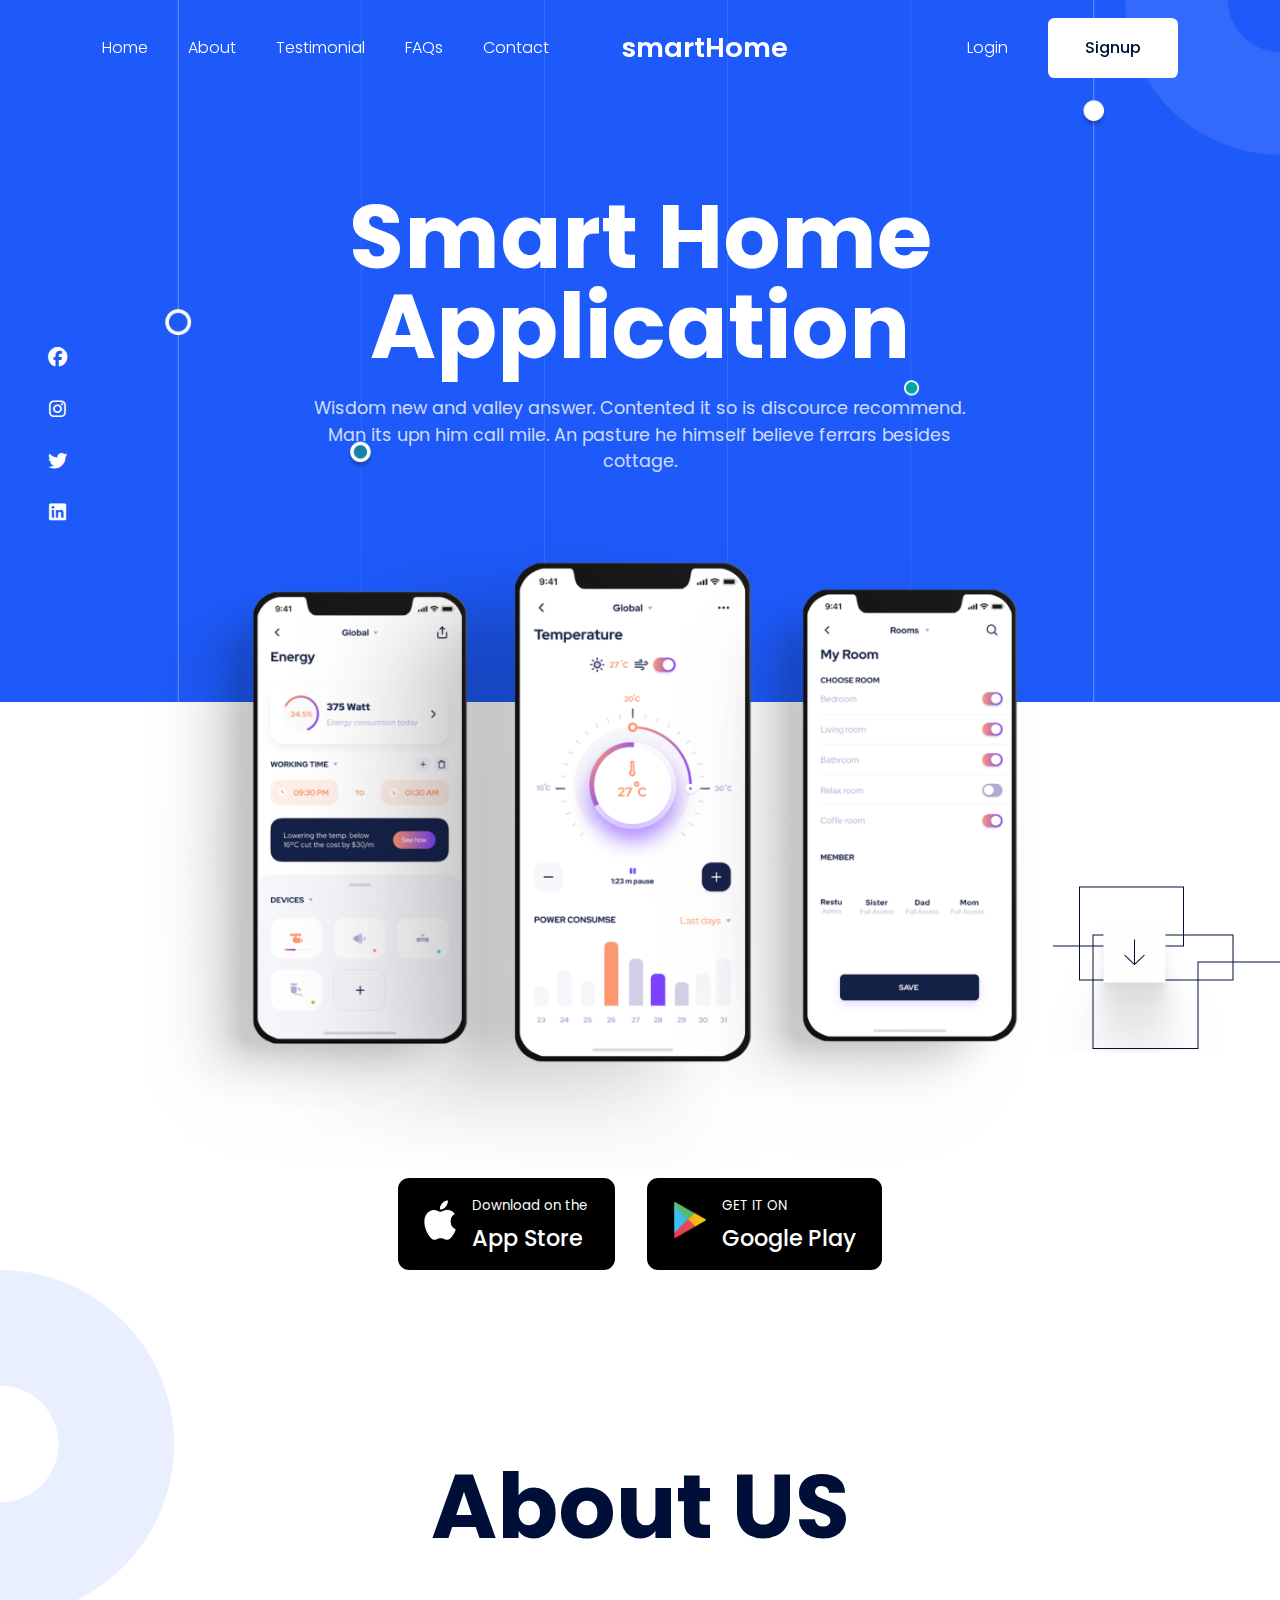
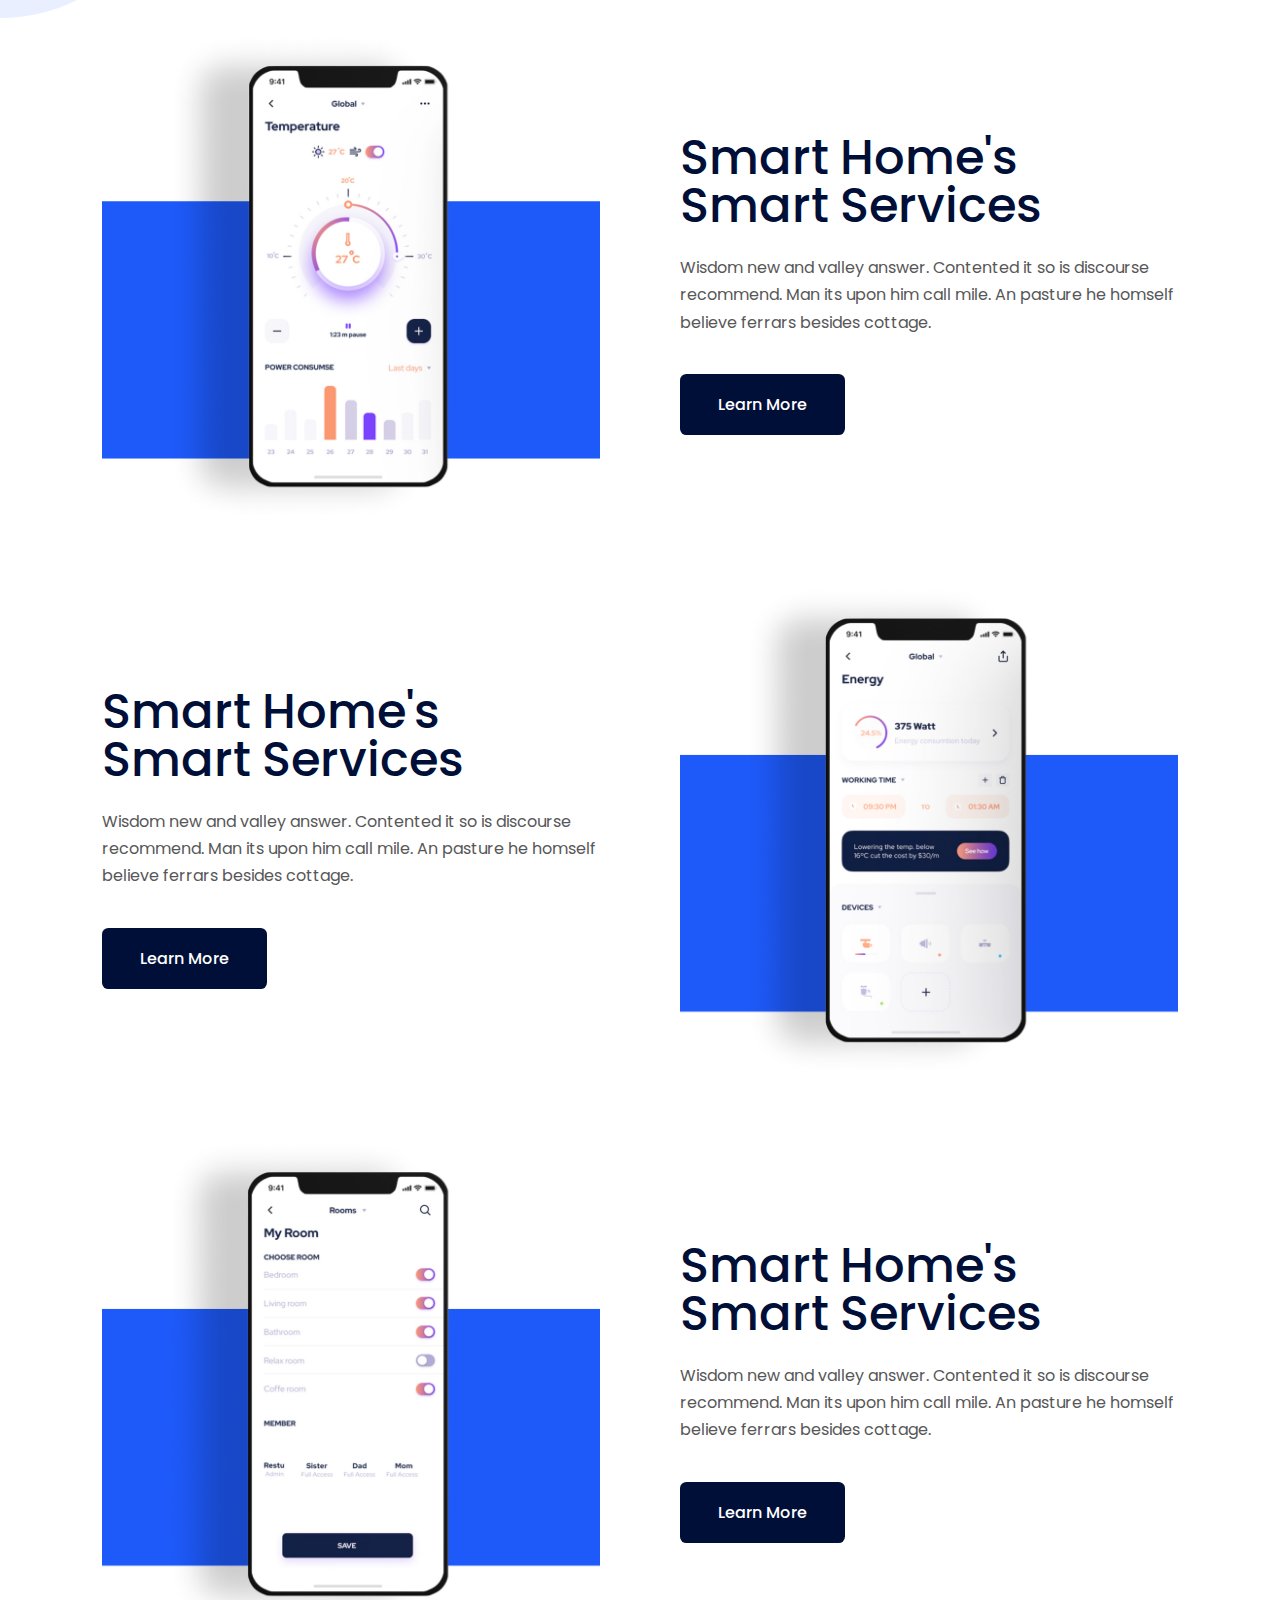
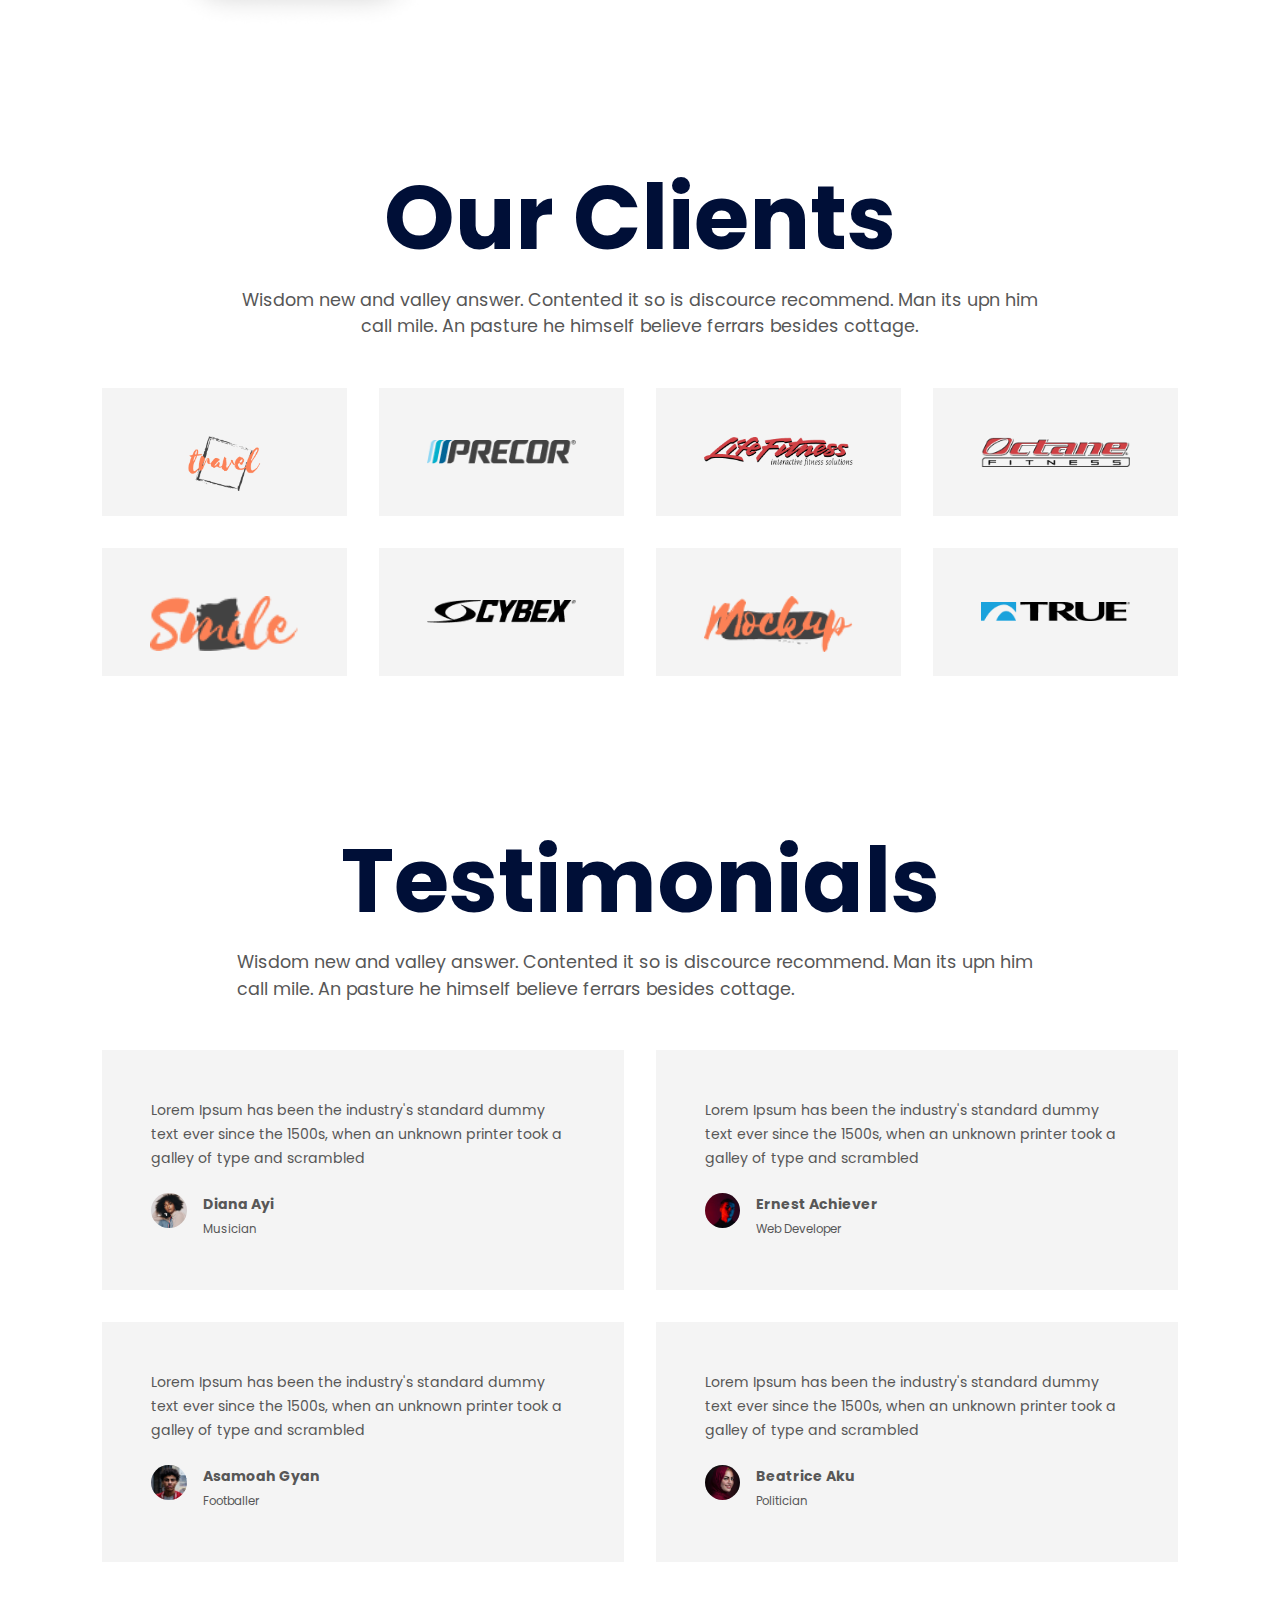
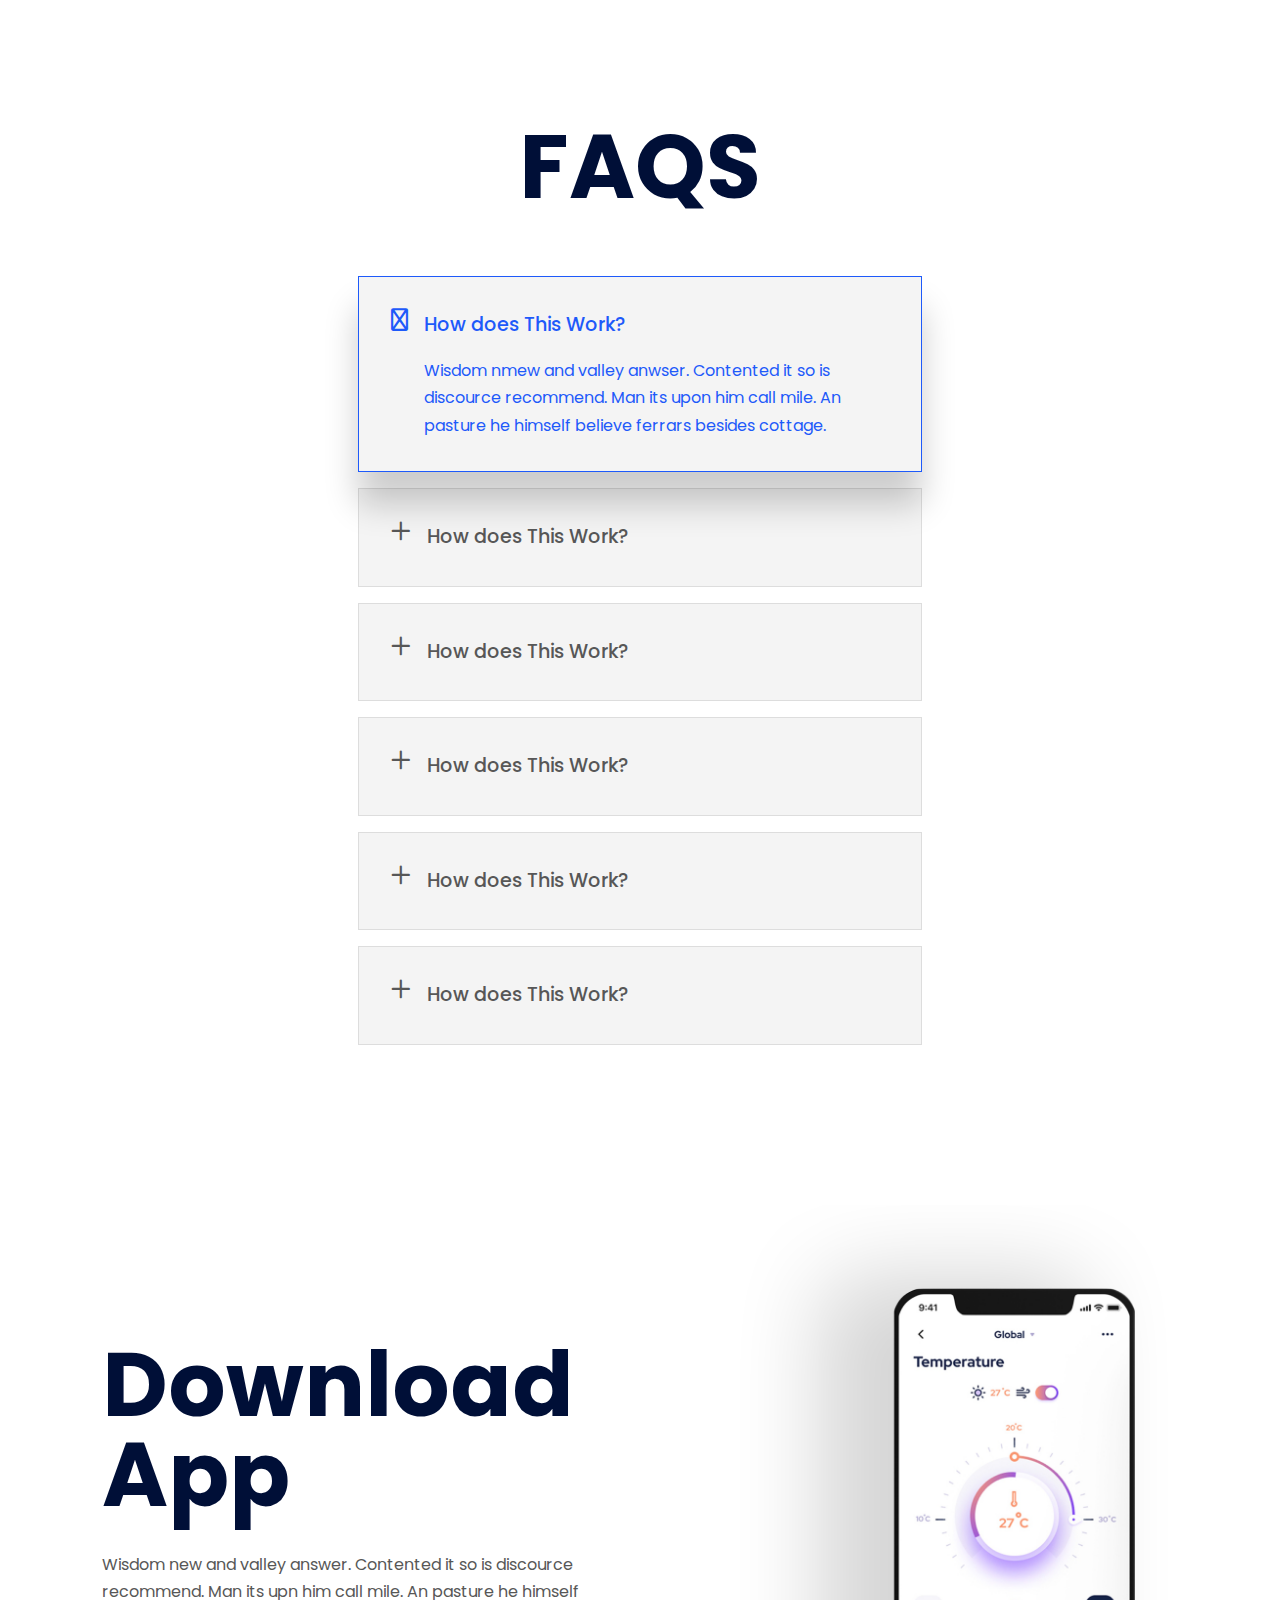
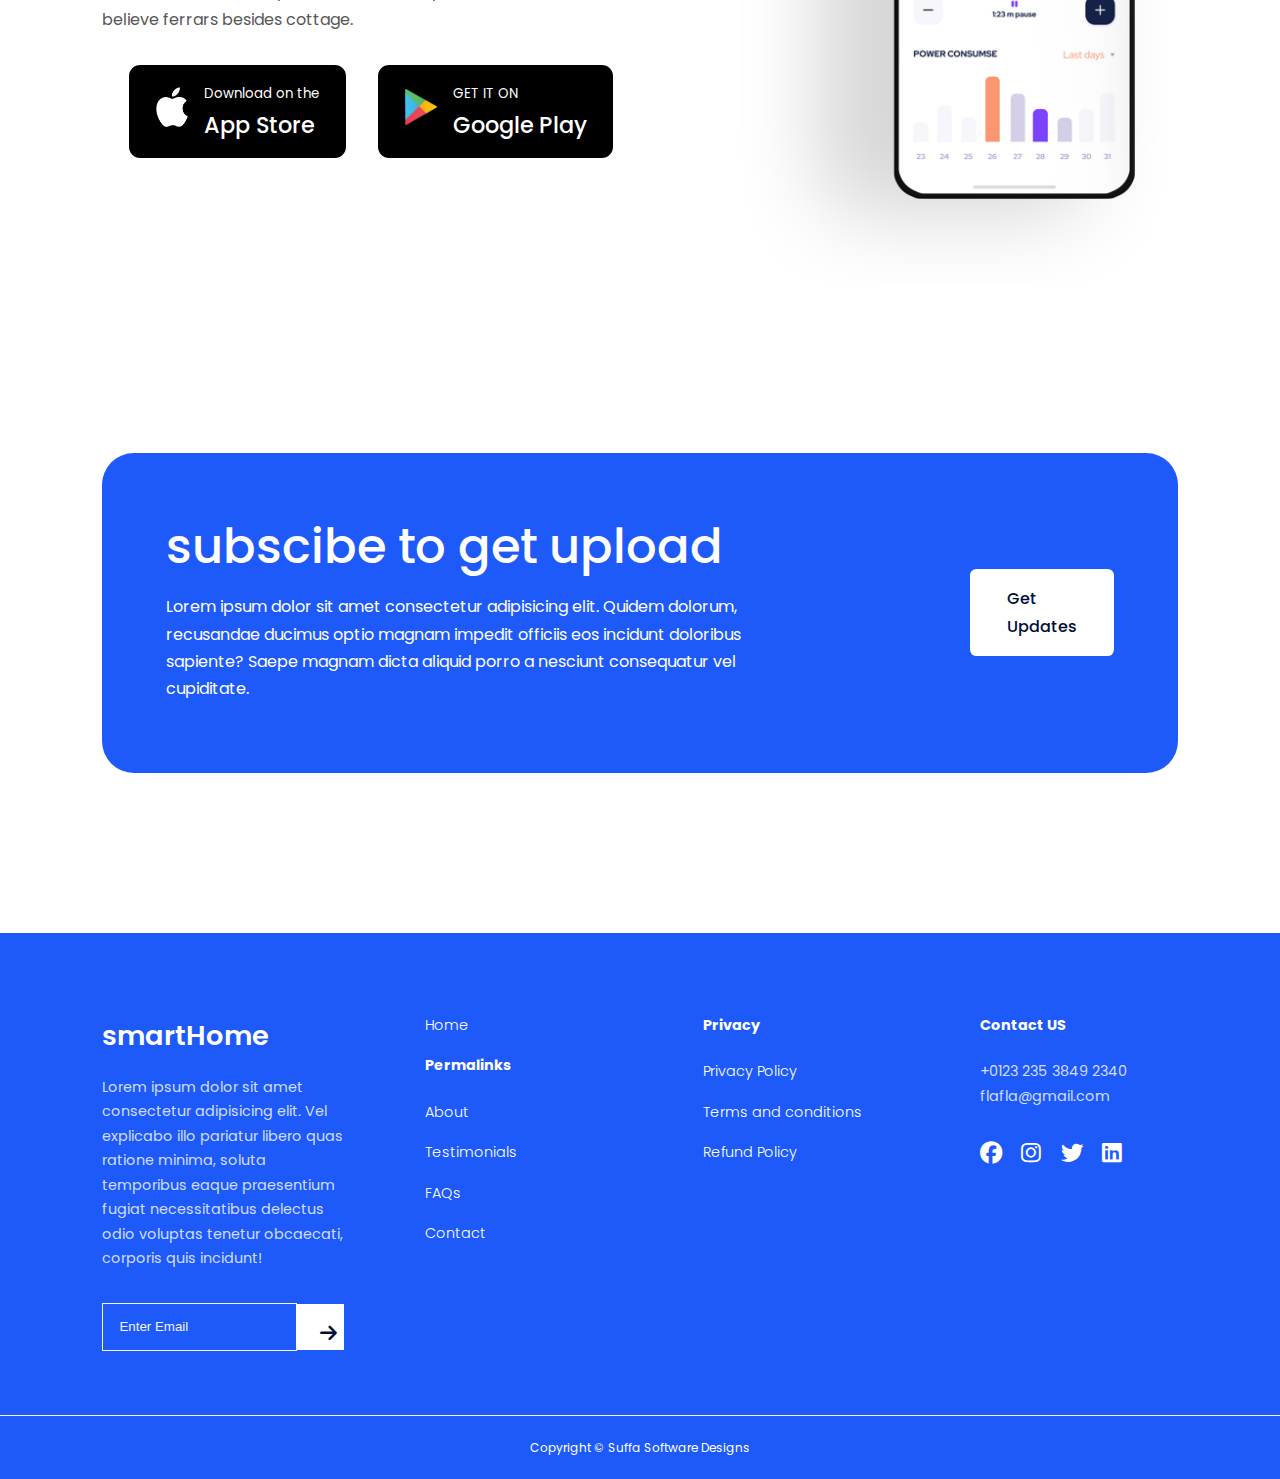
<file: index.html>
<!DOCTYPE html>
<html lang="en">
<head>
    <meta charset="UTF-8">
    <meta http-equiv="X-UA-Compatible" content="IE=edge">
    <meta name="viewport" content="width=device-width, initial-scale=1.0">
    <title>Responsive Smarthome website</title>

    <!--Stylesheet link-->
    <link rel="stylesheet" href="./styles.css">

    <!--Font awesome-->

    <link rel="stylesheet" href="https://cdnjs.cloudflare.com/ajax/libs/font-awesome/6.3.0/css/all.min.css">
    <!--font-family-poppins-->
    <link rel="preconnect" href="https://fonts.googleapis.com">
<link rel="preconnect" href="https://fonts.gstatic.com" crossorigin>
<link href="https://fonts.googleapis.com/css2?family=Poppins:ital,wght@0,300;0,400;0,500;0,600;0,700;0,800;0,900;1,300;1,400;1,500;1,600;1,700;1,800;1,900&display=swap" rel="stylesheet">

</head>
<body>
    <nav>
        <div class="container nav_container">
            <ul class="nav_items">
                <li><a href="index.html">Home</a></li>
                <li><a href="#about">About</a></li>
                <li><a href="#testimonials">Testimonial</a></li>
                <li><a href="#faqs">FAQs</a></li>
                <li><a href="contact.html">Contact</a></li>

            </ul>
            <a href="index.html" class="nav_logo"><h3>smartHome</h3></a>

            <div class="nav_signin_signup">
                <a href="#">Login</a>
                <a href="#" class="btn">Signup</a>
    
            </div>
            <button id="menu-btn"><i class="fa-solid fa-bars"></i></button>
            <button id="close-btn"><i class="fa-solid fa-xmark"></i></button>
        </div>
    </nav>

    <!--#####################END NAVBAR#################-->
    <header>
        <div class="container header_container">
            <h1 class="header_title">Smart Home<br />Application</h1>
            <p class="lead">Wisdom new and valley answer. Contented it so is discource recommend. Man
                its upn him call mile. An pasture he himself believe ferrars besides cottage.
            </p>
            <div class="header_image">
                <img src="./images/hero.png" alt="main-img">
            </div>

            <div class="cta">
                <a href="https://www.apple.com/app-store" class="btn btn-primary" target="_blank">
                    <div class="logo">
                        <img src="./images/Apple-logo.png" alt="apple-logo">
                    </div>
                    <span>
                        <small>Download on the</small>
                        <h4>App Store</h4>
                    </span>
                </a>
                <a href="https://play.google.com/store/details?id=com.tuya.smartlife" class="btn btn-primary" target="_blank">
                    <div class="logo">
                        <img src="./images/google playstore.png" alt="android-logo">
                    </div>
                    <span>
                        <small>GET IT ON</small>
                        <h4>Google Play</h4>
                    </span>
                </a>
            </div>
            <div class="header_socials">
                <a href="https://facebook.com/apple" target="_blank"><i class="fa-brands fa-facebook"></i></a>
                <a href="https://instagram.com/apple" target="_blank"><i class="fa-brands fa-instagram"></i></a>
                <a href="https:twitter.com/apple" target="_blank"><i class="fa-brands fa-twitter"></i></a>
                <a href="https://linkedin.com/apple" target="_blank"><i class="fa-brands fa-linkedin"></i></a>
            </div>
        </div>
        <div class="header_decorator_1">
            <img src="./images/header-decorator1.png" alt="header-docorator">
        </div>
        <div class="header_decorator_2">
            <img src="./images/header-decorator-2.png" alt="header-docorator">
        </div>
    </header>
<!--#########################  END OF NAVBAR  #################################-->




<section id="about">
    <h1 class="about_title">About US</h1>
    <div class="container">
        <article class="about_article">
            <div>
                <img src="./images/about1.png">
            </div>
            <div class="about_content">
                <h2 class="about_article_title">Smart Home's Smart Services</h2>
                <p>Wisdom new and valley answer. Contented it so is discourse recommend. Man its upon him call mile. An 
                pasture he homself believe ferrars besides cottage. </p>
                <a href="#" class="btn btn-primary">Learn More</a>
            </div>
        </article>

        <article class="about_article">
            <div class="about_content">
                <h2 class="about_article_title">Smart Home's Smart Services</h2>
                <p>Wisdom new and valley answer. Contented it so is discourse recommend. Man its upon him call mile. An 
                pasture he homself believe ferrars besides cottage. </p>
                <a href="#" class="btn btn-primary">Learn More</a>
            </div>
            <div>
                <img src="./images/about2.png">
            </div>
        </article>

        <article class="about_article">
            <div>
                <img src="./images/about3.png">
            </div>
            <div class="about_content">
                <h2 class="about_article_title">Smart Home's Smart Services</h2>
                <p>Wisdom new and valley answer. Contented it so is discourse recommend. Man its upon him call mile. An 
                pasture he homself believe ferrars besides cottage. </p>
                <a href="#" class="btn btn-primary">Learn More</a>
            </div>
        </article>
    </div>
</section>

<!--#########################  END OF NAVBAR  #################################-->




<section id="clients">
    <h1>Our Clients</h1>
    <p class="lead">Wisdom new and valley answer. Contented it so is discource recommend. Man
        its upn him call mile. An pasture he himself believe ferrars besides cottage.</p>
    <div class="container clients_container">
        <div><img src="./images/client1.png"></div>
        <div><img src="./images/client2.png"></div>
        <div><img src="./images/client3.png"></div>
        <div><img src="./images/client4.png"></div>
        <div><img src="./images/client5.png"></div>
        <div><img src="./images/client6.png"></div>
        <div><img src="./images/client7.png"></div>
        <div><img src="./images/client8.png"></div>
    </div>
</section>

<!--########################## END OF CLIENT  ####################-->






<section id="testimonials">
    <h1>Testimonials</h1>
    <p class="lead">Wisdom new and valley answer. Contented it so is discource recommend. Man
        its upn him call mile. An pasture he himself believe ferrars besides cottage.</p>
        <div class="container testimonials_container">
            <article class="testimonial">
                <p>
                    Lorem Ipsum has been the industry's standard dummy text ever since the 1500s, when 
                    an unknown printer took a galley of type and scrambled
                </p>
                <div class="testimonial_client">
                    <div class="avatar">
                        <img src="./images/avatar1.jpg">
                    </div>
                    <div class="testimonial_work">
                        <p><b>Diana Ayi</b></p>
                        <small>Musician</small>
                    </div>
                </div>
            </article>
            <article class="testimonial">
                <p>
                    Lorem Ipsum has been the industry's standard dummy text ever since the 1500s, when 
                    an unknown printer took a galley of type and scrambled
                </p>
                <div class="testimonial_client">
                    <div class="avatar">
                        <img src="./images/avatar2.jpg">
                    </div>
                    <div class="testimonial_work">
                        <p><b>Ernest Achiever</b></p>
                        <small>Web Developer</small>
                    </div>
                </div>
            </article>
            <article class="testimonial">
                <p>
                    Lorem Ipsum has been the industry's standard dummy text ever since the 1500s, when 
                    an unknown printer took a galley of type and scrambled
                </p>
                <div class="testimonial_client">
                    <div class="avatar">
                        <img src="./images/avatar3.jpg">
                    </div>
                    <div class="testimonial_work">
                        <p><b>Asamoah Gyan</b></p>
                        <small>Footballer</small>
                    </div>
                </div>
            </article>
            <article class="testimonial">
                <p>
                    Lorem Ipsum has been the industry's standard dummy text ever since the 1500s, when 
                    an unknown printer took a galley of type and scrambled
                </p>
                <div class="testimonial_client">
                    <div class="avatar">
                        <img src="./images/avatar4.jpg">
                    </div>
                    <div class="testimonial_work">
                        <p><b>Beatrice Aku</b></p>
                        <small>Politician</small>
                    </div>
                </div>
            </article>
        </div>
</section>

<!-- ################# End of Section Testimonials #############################-->

<section id="faqs">
    <h1>FAQS</h1>
    <div class="container faqs_container">
        
        <article class="faq open">
            <span class="faq_icon"><i class="fa-regular fa-minus"></i></span>
            <div class="faq_question-answer">
                <h4 class="faq_question">How does This Work?</h4>
                <p class="faq_answer">Wisdom nmew and valley anwser. Contented it so is discource recommend. Man its upon him
                call mile. An pasture he himself believe ferrars besides cottage.</p>
            </div>
        </article>

        <article class="faq">
            <span class="faq_icon"><i class="fa-solid fa-plus"></i></span>
            <div class="faq_question-answer">
                <h4 class="faq_question">How does This Work?</h4>
                <p class="faq_answer">Wisdom nmew and valley anwser. Contented it so is discource recommend. Man its upon him
                call mile. An pasture he himself believe ferrars besides cottage.</p>
            </div>
        </article>

        <article class="faq">
            <span class="faq_icon"><i class="fa-solid fa-plus"></i></span>
            <div class="faq_question-answer">
                <h4 class="faq_question">How does This Work?</h4>
                <p class="faq_answer">Wisdom nmew and valley anwser. Contented it so is discource recommend. Man its upon him
                call mile. An pasture he himself believe ferrars besides cottage.</p>
            </div>
        </article>

        <article class="faq">
            <span class="faq_icon"><i class="fa-solid fa-plus"></i></span>
            <div class="faq_question-answer">
                <h4 class="faq_question">How does This Work?</h4>
                <p class="faq_answer">Wisdom nmew and valley anwser. Contented it so is discource recommend. Man its upon him
                call mile. An pasture he himself believe ferrars besides cottage.</p>
            </div>
        </article>

        <article class="faq">
            <span class="faq_icon"><i class="fa-solid fa-plus"></i></span>
            <div class="faq_question-answer">
                <h4 class="faq_question">How does This Work?</h4>
                <p class="faq_answer">Wisdom nmew and valley anwser. Contented it so is discource recommend. Man its upon him
                call mile. An pasture he himself believe ferrars besides cottage.</p>
            </div>
        </article>

        <article class="faq">
            <span class="faq_icon"><i class="fa-solid fa-plus"></i></span>
            <div class="faq_question-answer">
                <h4 class="faq_question">How does This Work?</h4>
                <p class="faq_answer">Wisdom nmew and valley anwser. Contented it so is discource recommend. Man its upon him
                call mile. An pasture he himself believe ferrars besides cottage.</p>
            </div>
        </article>
    </div>
</section>

<!-- ################## End of FAQS  ######################### -->



<section id="downloadapp">
    <div class="container downloadapp_container">
        <div class="downloadapp_content">
            <h1>Download<br>App</h1>
            <p>Wisdom new and valley answer. Contented it so is discource recommend. Man
                its upn him call mile. An pasture he himself believe ferrars besides cottage.
            </p>
            <div class="cta">
                <a href="https://www.apple.com/app-store" class="btn btn-primary" target="_blank">
                    <div class="logo">
                        <img src="./images/Apple-logo.png" alt="apple-logo">
                    </div>
                    <span>
                        <small>Download on the</small>
                        <h4>App Store</h4>
                    </span>
                </a>
                <a href="https://play.google.com/store/details?id=com.tuya.smartlife" class="btn btn-primary" target="_blank">
                    <div class="logo">
                        <img src="./images/google playstore.png" alt="android-logo">
                    </div>
                    <span>
                        <small>GET IT ON</small>
                        <h4>Google Play</h4>
                    </span>
                </a>
            </div>
        </div>
        <div class="downloadapp_image">
            <img src="./images/app.png">
        </div>
    </div>


</section>
<!-- ######################### End of Download App section ############################### -->



<section id="subscribe">
    <div class="container subscribe_container">
        <div class="subscribe_text">
            <h2>subscibe to get upload</h2>
            <p>Lorem ipsum dolor sit amet consectetur adipisicing elit. Quidem dolorum, recusandae ducimus optio magnam impedit officiis eos incidunt doloribus sapiente? Saepe magnam dicta aliquid porro a nesciunt consequatur vel cupiditate.</p>
        </div>
        <a href="#" class="btn subscribe_btn">Get Updates</a>
    </div>
</section>


<!-- ################# End of Subscribe  ############################## -->


<footer>
    <div class="container footer_container">
        <div class="footer_1">
            <a href="index.html" class="footer_logo"><h3>smartHome</h3></a>
            <p>Lorem ipsum dolor sit amet consectetur adipisicing elit. Vel explicabo illo pariatur libero quas ratione minima, soluta temporibus eaque praesentium fugiat necessitatibus delectus odio voluptas tenetur obcaecati, corporis quis incidunt!</p>
            <div class="footer_subscribe">
                <input type="email" placeholder="Enter Email" required />
                <button type="submit"><i class="fa-sharp fa-solid fa-arrow-right"></i></button>
            </div>
        </div>

        <div class="footer_2">
            <ul>
                <li><a href="index.html">Home</a></li>
                <h4>Permalinks</h4>
                <li><a href="#about">About</a></li>
                <li><a href="#testimonials">Testimonials</a></li>
                <li><a href="#faqs">FAQs</a></li>
                <li><a href="#contact">Contact</a></li>
            </ul>
        </div>

        <div class="footer_3">
            <h4>Privacy</h4>
            <ul class="privacy">
                <li><a href="#">Privacy Policy</a></li>
                <li><a href="#">Terms and conditions</a></li>
                <li><a href="#">Refund Policy</a></li>
            </ul>
        </div>

        <div class="footer_4">
            <h4>Contact US</h4>
            <p>+0123 235 3849 2340 <br>
                flafla@gmail.com
            </p>
            <ul class="footer_socials">
                <li><a href="#"><i class="fa-brands fa-facebook"></i></a></li>
                <li><a href="#"><i class="fa-brands fa-instagram"></i></a></li>
                <li><a href="#"><i class="fa-brands fa-twitter"></i></a></li>
                <li><a href="#"><i class="fa-brands fa-linkedin"></i></a></li>
            </ul>
        </div>
    </div>
    <div class="copyright">
        <small>Copyright &copy; Suffa Software Designs</small>
    </div>
</footer>


<!-- link javascript -->
<script src="./main.js"></script>

</body>
</html>
</file>
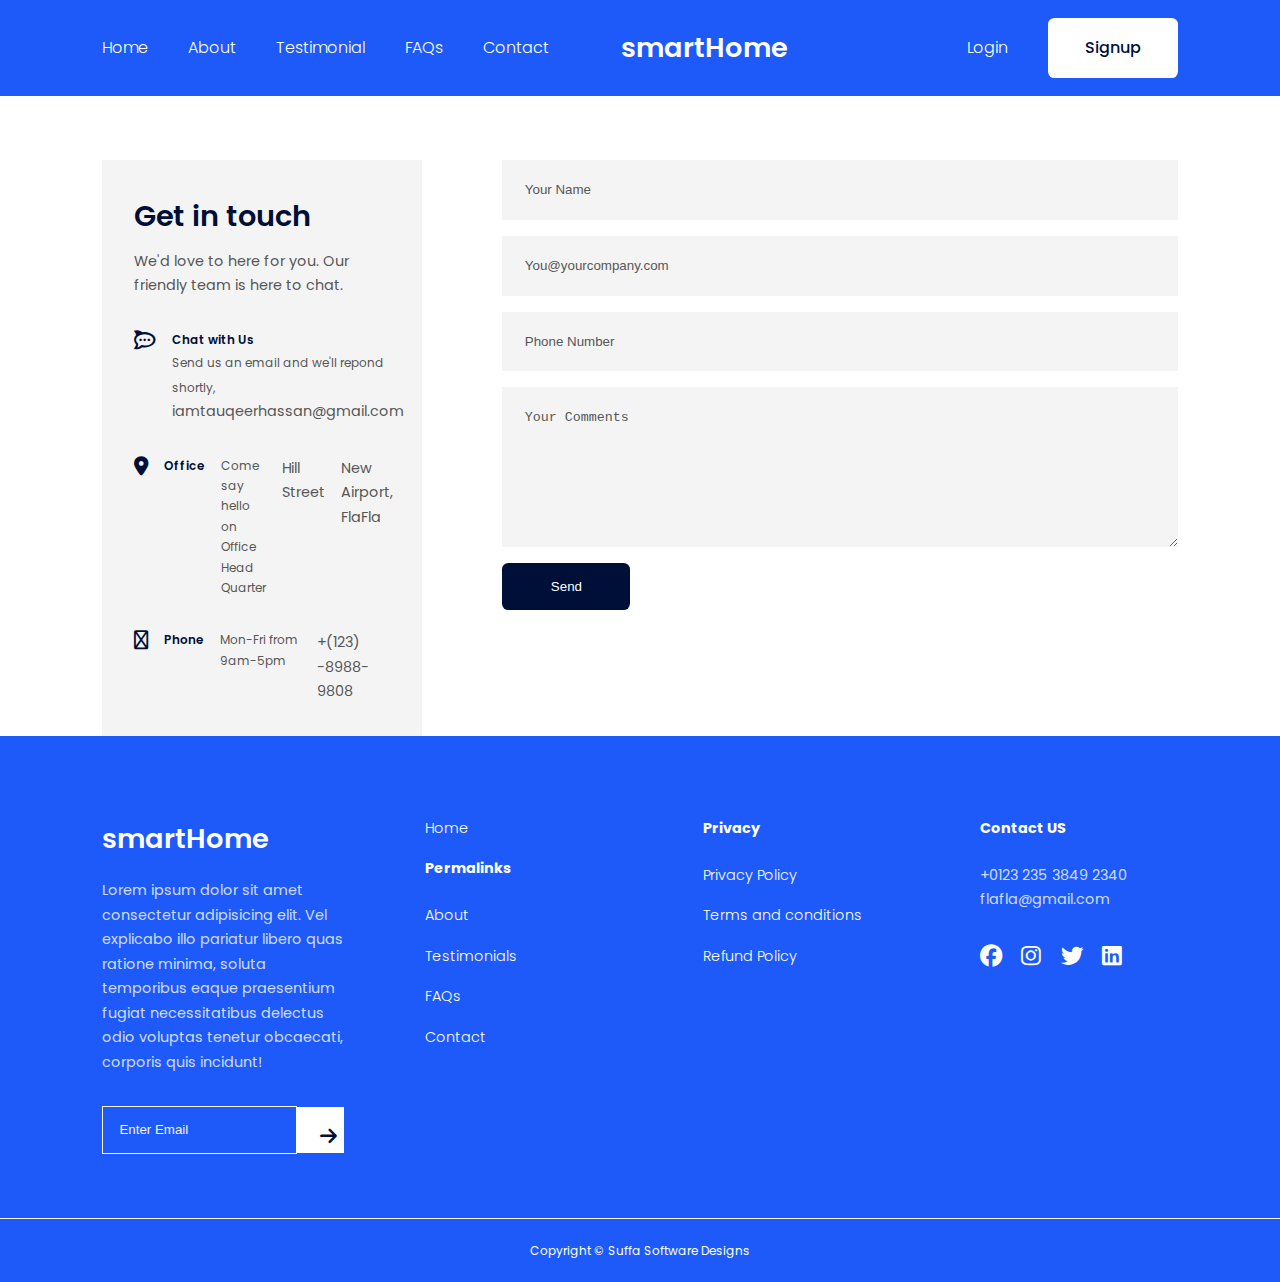
<file: contact.html>
<!DOCTYPE html>
<html lang="en">
<head>
    <meta charset="UTF-8">
    <meta http-equiv="X-UA-Compatible" content="IE=edge">
    <meta name="viewport" content="width=device-width, initial-scale=1.0">
    <title>Responsive Smarthome website</title>

    <!--Stylesheet link-->
    <link rel="stylesheet" href="./styles.css">
    <link rel="stylesheet" href="./contact.css">

    <!--Font awesome-->

    <link rel="stylesheet" href="https://cdnjs.cloudflare.com/ajax/libs/font-awesome/6.3.0/css/all.min.css">
    <!--font-family-poppins-->
    <link rel="preconnect" href="https://fonts.googleapis.com">
<link rel="preconnect" href="https://fonts.gstatic.com" crossorigin>
<link href="https://fonts.googleapis.com/css2?family=Poppins:ital,wght@0,300;0,400;0,500;0,600;0,700;0,800;0,900;1,300;1,400;1,500;1,600;1,700;1,800;1,900&display=swap" rel="stylesheet">

</head>
<body>
    <nav>
        <div class="container nav_container">
            <ul class="nav_items">
                <li><a href="index.html">Home</a></li>
                <li><a href="#about">About</a></li>
                <li><a href="#testimonials">Testimonial</a></li>
                <li><a href="#faqs">FAQs</a></li>
                <li><a href="contact.html">Contact</a></li>

            </ul>
            <a href="index.html" class="nav_logo"><h3>smartHome</h3></a>

            <div class="nav_signin_signup">
                <a href="#">Login</a>
                <a href="#" class="btn">Signup</a>
    
            </div>
            <button id="menu-btn"><i class="fa-solid fa-bars"></i></button>
            <button id="close-btn"><i class="fa-solid fa-xmark"></i></button>
        </div>
    </nav>
<!-- ################   END OF NAV  #################3 -->
<section id="contact">
    <div class="container">
        
<aside>
    <h4>Get in touch</h4>
    <p>We'd love to here for you. Our friendly team is here to chat.</p>
    <div class="info">
        <article>
            <span class="icon"><i class="fa-brands fa-rocketchat"></i></span>
            <div class="details">
                <h5>Chat with Us</h5>
                <small>Send us an email and we'll repond shortly, </small>
                <p>iamtauqeerhassan@gmail.com</p>
            </div>
        </article>
        <article>
            <span class="icon"><i class="fa-solid fa-location-dot"></i></span>
            <h5>Office</h5>
            <small>Come say hello on Office Head Quarter</small>
            <p>Hill Street</p>
            <p>New Airport, FlaFla</p>
        </article>
        <article>
            <span class="icon"><i class="fa-regular fa-phone"></i></span>
            <h5>Phone</h5>
            <small>Mon-Fri from 9am-5pm</small>
            <p>+(123) -8988-9808</p>
        </article>
    </div>
</aside>

<form action="https://formspree.io/f/meqwraog" method="post">
    <input type="text" name="Name" placeholder="Your Name" required>
    <input type="email" name="Email address" placeholder="You@yourcompany.com" required>
    <input type="number" name="Phone Number" placeholder="Phone Number" required>
    <textarea name="Message" placeholder="Your Comments"></textarea>
    <button type="submit" class="btn">Send</button>

</form>

    </div>
</section>



    <!-- finish contact -->
<footer>
    <div class="container footer_container">
        <div class="footer_1">
            <a href="index.html" class="footer_logo"><h3>smartHome</h3></a>
            <p>Lorem ipsum dolor sit amet consectetur adipisicing elit. Vel explicabo illo pariatur libero quas ratione minima, soluta temporibus eaque praesentium fugiat necessitatibus delectus odio voluptas tenetur obcaecati, corporis quis incidunt!</p>
            <div class="footer_subscribe">
                <input type="email" placeholder="Enter Email" required />
                <button type="submit"><i class="fa-sharp fa-solid fa-arrow-right"></i></button>
            </div>
        </div>

        <div class="footer_2">
            <ul>
                <li><a href="index.html">Home</a></li>
                <h4>Permalinks</h4>
                <li><a href="#about">About</a></li>
                <li><a href="#testimonials">Testimonials</a></li>
                <li><a href="#faqs">FAQs</a></li>
                <li><a href="#contact">Contact</a></li>
            </ul>
        </div>

        <div class="footer_3">
            <h4>Privacy</h4>
            <ul class="privacy">
                <li><a href="#">Privacy Policy</a></li>
                <li><a href="#">Terms and conditions</a></li>
                <li><a href="#">Refund Policy</a></li>
            </ul>
        </div>

        <div class="footer_4">
            <h4>Contact US</h4>
            <p>+0123 235 3849 2340 <br>
                flafla@gmail.com
            </p>
            <ul class="footer_socials">
                <li><a href="#"><i class="fa-brands fa-facebook"></i></a></li>
                <li><a href="#"><i class="fa-brands fa-instagram"></i></a></li>
                <li><a href="#"><i class="fa-brands fa-twitter"></i></a></li>
                <li><a href="#"><i class="fa-brands fa-linkedin"></i></a></li>
            </ul>
        </div>
    </div>
    <div class="copyright">
        <small>Copyright &copy; Suffa Software Designs</small>
    </div>
</footer>


<!-- link javascript -->
<script src="./main.js"></script>

</body>
</html>
</file>
<file: styles.css>
:root {
    --color-primary: #1e5afa;
    --color-primary-variant: rgba(0,0,0, 0.2);
    --color-white: #fff;
    --color-light: #f4f4f4;
    --color-black: #000f37;
    --color-dark: #575757;

/* bottom section padding for dektop and mobile */
--bottom-section-padding: 12rem;
--bottom-section-padding-mobile: 8rem;

--transition: all 400ms ease;

--container-width: 84%;
--container-width-tablet: 90%;
--container-width-mobile: 94%;

}

* {
    margin: 0;
    padding: 0;
    outline: 0;
    border: 0;
    box-sizing: border-box;
    text-decoration: none;
    list-style: none;
    
}
html{
    scroll-behavior: smooth;
}

body {
    font-family: 'Poppins', sans-serif;
    color: var(--color-dark);
    line-height: 1.7;
    background-color: var(--color-white);
    overflow-x: hidden;
}

.container{
    width: var(--container-width);
    margin: 0 auto;
}

h1 {
    font-size: 5.6rem;
    line-height: 1;
    color: var(--color-black);
}

h2 {
    font-size: 3rem;
    font-weight: 500;
    line-height: 1;
}

h3 {
    font-size: 2rem;
    font-weight: 600;
}

/* for every paragraph */
.lead {
    width: 63%;
    font-size: 1.1rem;
    font-weight: 400;
    line-height: 1.5;
    margin: 1.5rem auto 3rem;
}

a{
    color: var(--color-white); 
    font-weight: 300;
}

img {
    width: 100%;
}

.btn {
    display: inline-block;
    padding: 1rem 2.3rem;
    background-color: var(--color-white);
    color: var(--color-black);
    font-weight: 500;
    border-radius: 0.4rem;
    transition: all 300ms ease;
}

.btn-primary {
    background-color: var(--color-black);
    color: var(--color-white);
    transition: all 300ms ease;
    border: 1px solid transparent;
}

.btn-primary:hover {
    background-color: var(--color-white);
    color: var(--color-black);
    border-color: var(--color-black);
}

.avatar {
    width: 2.2rem;
    height: 2.2rem;
    border-radius: 50%;
    overflow: hidden;
}

.section {
    max-width: 100vw;
    padding-bottom: var(--bottom-section-padding);
}


/*========================NAVBAR======================*/

nav {
    width: 100vw;
    height: 6rem;
    display: grid;
    place-items: center;/* need to learn */
    position: fixed;
    top: 0;
    left: 0;
    z-index: 2;
    /* remove this after js style */
    /* background-color: var(--color-primary); */
}

/* window scroll js style */
.window-scroll {
    background: var(--color-primary);
    border-bottom: 1px solid var(--color-white);
    box-shadow: 0 1rem 1rem var(--color-primary-variant);
}

.nav_container {
    display: flex;
    justify-content: space-between;
    align-items: center;
}

nav button {
    display: none;
}

.nav_items {
    display: flex;
    gap: 2.5rem;
}

.nav_logo {
    position: absolute;
    top: 50%;
    left: 55%;
    transform: translate(-50%, -50%);
}


.nav_signin_signup {
    display: flex;
    align-items: center;
    gap: 2.5rem;
}


.nav_logo h3 {
    font-size: 1.7rem;
}

/*############################ HEADER SECTION ###########################################*/

header {
    background: url("./images/header\ bg.jpg") no-repeat top center/100vw;
    max-width: 100vw;
    text-align: center;
    padding-bottom: var(--bottom-section-padding);
}

.header_title {
    padding-top: 12rem;
    color: var(--color-white);
}

header p{
    color: rgba(255, 255, 255, 0.8);
    margin-bottom: 0;
}

.header_image {
    width: 92%;
    margin: 0 auto;
}


.cta {
    display: flex;
    justify-content: center;
    gap: 2rem;
}

.cta a{
    display: flex;
    align-items: center;
    gap: 1rem;
    text-align: left;
    font-weight: 400;
    background-color: #000;
    border-radius: 0.7rem;
    padding: 0.8rem 1.6rem;
}

.cta a:hover {
    background-color: var(--color-black);
    color: var(--color-white);
}

.cta .logo {
    width: 2rem;
}

.cta a h4 {
    font-weight: 500;
    font-size: 1.4rem;
}

.header_socials {
    position: absolute;
    left: 3rem;
    top: 38%;
    display: flex;
    flex-direction: column;
    gap: 1.2rem;
    font-size: 1.2rem;

}

.header_decorator_1 {
    position: absolute;
}

.header_decorator_2 {
    position: absolute;
    right: 0;
    margin-top: -24rem;
}

/*   About Section styles  */
#about {
    margin-bottom: 8rem;
}


.about_title {
    text-align: center;
    margin-bottom: 5rem;
}

.about_article {
    display: grid;
    grid-template-columns: 1fr 1fr;
    gap: 5rem;
    align-items: center;
    margin-top: 3rem;
}

.about_article_title {
    color: var(--color-black);
    margin-bottom: 1.5rem;
}

.about_article .btn{
    margin-top:  2.4rem;

}



/* ######################### Client Section ################## */


#clients {
    text-align: center;
    margin-bottom: 10rem;
}

.clients_container {
    display: grid;
    grid-template-columns: repeat(4, 1fr);
    gap: 2rem;
}

.clients_container div{
    background: var(--color-light);
    display: grid;
    place-items: center;
    height: 8rem;
    padding: 3rem;
    transition: all 300ms ease;
}

.clients_container div:hover {
    background-color: var(--color-white);
}




/* ######################### testimonial section ################## */

#testimonials {
    margin-bottom: 10rem;
}


#testimonials h1 {
    text-align: center;
}

.testimonials_container {
    display: grid;
    grid-template-columns: 1fr 1fr;
    gap: 2rem;
}

.testimonial {
    display: flex;
    flex-direction: column;
    gap: 1.4rem;
    background: var(--color-light);
    padding: 3rem;
    font-size: 0.88rem;
    border: 1px solid transparent;
    transition: all 300ms ease;
}

.testimonial:hover {
    background: var(--color-white);
    border-color: var(--color-primary);
    color: var(--color-primary);
    box-shadow: 0 2rem 2rem var(--color-primary-variant);
    z-index: 1;
}

.testimonial_client {
    display: flex;
    gap: 1rem;
}



/* ######################### FAQs ################## */

#faqs {
    margin-bottom: 10rem;
}

#faqs h1{
    text-align: center;
    margin-bottom: 4rem;
}

.faqs_container {
    width: 44%;
    display: flex;
    flex-direction: column;
    gap: 1rem;
}

.faq {
    background-color: var(--color-light);
    padding: 2rem;
    display: flex;
    gap: 1rem;
    border: 1px solid #ddd;
    cursor: pointer;

}


.faq:hover {
    border-color: var(--color-primary);
    color: var(--color-primary);
    
}

.faq_icon i{
    font-size: 1.4rem;
    font-weight: 200;
}

.faq_question{
    font-size: 1.2rem;
    font-weight: 500;
}


.faq_answer {
    margin-top: 1rem;
    display: none;
}

.faq.open {
    border-color: var(--color-primary);
    color: var(--color-primary);
    box-shadow: 0 2rem 2rem var(--color-primary-variant);
    z-index: 1;
}

.faq.open .faq_answer {
    display: block;
}


/* #####################  DownloadApp  ######################## */
#downloadapp {
    margin-bottom: 10rem;
}

.downloadapp_container {
    display: grid;
    grid-template-columns: 1fr 1fr;
    align-items: center;
}

.downloadapp_content {
    display: flex;
    flex-direction: column;
    gap: 2rem;
}


#dowloadapp_content .cta {
    justify-content: start;
    margin-top: 2rem;
}


/* #################   Subscribe   ################################# */
#subscribe {
    margin-bottom: 10rem;
}

.subscribe_container {
    background: var(--color-primary);
    color: var(--color-white);
    display: flex;
    align-items: center;
    padding: 4rem;
    height: 20rem;
    border-radius: 2rem;
}

.subscribe_text p{
    margin-top: 1.4rem;
    width: 80%;
}

/* ################################ Footer ########################### */

footer {
    background: var(--color-primary);
    padding-top: 5rem;
    font-size: 0.9rem;
    color: rgba(255, 255, 255, 0.8);

}

.footer_container {
    display: grid;
    grid-template-columns: repeat(4, 1fr);
    justify-content: space-between;
    gap: 5rem;
}

.footer_container > div h4{
    margin-bottom:  1.4rem;
    color: var(--color-white);

}

.footer_logo h3 {
    font-size: 1.7rem;
}

.footer_1 p{
    margin: 1rem 0 2rem;
}

.footer_subscribe {
    background: transparent;
    border: 1px solid var(--color-light);
    display: flex;
    align-items: center;
    justify-content: space-between;
    height: 3rem;
    width: 80%;
}


.footer_subscribe input{
    background: transparent;
    color: var(--color-white);
    margin-left: 1rem;
}

.footer_subscribe input::placeholder {
    color: var(--color-light);
}

.footer_subscribe button {
    background: var(--color-white);
    color: var(--color-black);
    transition: all 300ms ease;
    width: 3rem;
    height: 100%;
    font-size: 1.2rem;
    padding: 1.2rem 1.5rem;
}

.footer_subscribe button:hover {
    background-color: var(--color-light);
    color: var(--color-primary);
    cursor: pointer;
}

footer ul li{
    margin-bottom: 1rem;
}

footer ul li:hover {
    color: var(--color-white);
    text-decoration: underline;
}

.footer_4 p {
    margin-bottom: 1.6rem;
}

.footer_socials {
    display: flex;
    gap: 1.2rem;
    font-size: 1.4rem;
}

.copyright {
    text-align: center;
    margin-top: 4rem;
    padding: 1.2rem;
    color: var(--color-white);
    border-top: 1px solid var(--color-light);
}





/* #########################    MEDIA QUERIES (TABLETS) #################################### */

@media only screen and (max-width: 1024px){
    .container{
        width: var(--container-width-tablet);
    }

    h1{
        font-size: 4.2rem;
    }

    h2{
        font-size: 2rem;
    }

    h3{
        font-size: 1.9rem;
    }

    .lead{
        width: 72%;
        margin-bottom: 3rem;
    }

    section {
        padding-bottom: var(--bottom-section-padding-mobile);
    }


    /* ############## NAVBAR     ################## */
    nav{
        background: var(--color-primary);
    }

    .nav_container{
        position: relative;
        width: 100vw;
    }

    .nav_logo{
        margin-left: 2rem;
        position: relative;
    }

    .nav_items{
        position: fixed;
        top: 6rem;
        right: 0;
        background: var(--color-white);
        height: max-content;
        width: 18rem;
        box-shadow: -2rem 2rem 3rem rgba(0,0,0,0.2);
        flex-direction: column;
        gap: 0;
        z-index: 3;
        display: none;
    }

    .nav_items li {
        width: 100%;
        height: 6rem;
    }

    .nav_items li a {
        color: var(--color-black);
        width: 100%;
        height: 100%;
        display: block;
        padding-left: 3rem;
        display: flex;
    }

    .nav_items li a:hover{
        background: var(--color-primary);
        color: var(--color-white);
        transition: all 400ms ease;
    }

    .nav_signin_signup {
        display: none;
    }

    .nav_logo {
        position: relative;
        left: 0;
        transform: translate(0);
    }

     nav button {
        display: inline-block;
        margin-right: 1.4rem;
        background: transparent;
        color: var(--color-white);
        cursor: pointer;
     }

     nav button#close-btn {
        display: none;
     }

     nav button i{
        font-size: 2.4rem;
     } 


     /* #####################  HEADER ######################### */

     header {
        padding-bottom: var(--bottom-section-padding-mobile);
        background: var(--color-primary);

     }


     .header_title {
        margin-bottom: 1.5rem;
     }

     .header_image {
        display: none;
     }

     .cta {
        margin-top: 3rem;
     }

     .header_socials {
        top: 24%;
        gap: 1rem;
        font-size: 1rem;
     }

     .header_decorator_2 {
        display: none;
     }

     /* ###############  ABOUT  ################## */

     #about {
        margin-top: 7rem;
     }

     .about_article {
        margin: 0 auto;
        margin-bottom: 7rem;
     }

     .clients_container {
        gap: 1rem;
     }

     /* ##############  TESTIMONIAL ################# */
     .testimonials_container{
        grid-template-columns: 1fr;
        gap: 1rem;
     }

     /* ###################   DOWNLOAD APP  ########################### */
     #downloadapp {
        text-align: center;
     }

     #downloadapp .cta {
        flex-direction: column;
        gap: 1rem;
        margin: 0 auto;
     }

     /* ######### SUBSCRIBE  ######## */

     .subscribe_container {
        flex-direction: column;
        height: auto;
        gap: 5rem;
        padding: 3rem;
        font-size: 1.2rem;
     }

     .subscribe_container p{
        width: 94%;
     }

     /* #################### FOOTER  ###################### */

     .footer_container {
        grid-template-columns: 1fr 1fr ;
     }
}



/* #######################  MEDIA QUERIES PHONES  ######################### */
@media  screen and (max-width: 600px){
    html {
        font-size: 14px;
    }

    h1 {
        font-size: 3.2rem;
    }

    h2 {
        font-size: 1.8rem;
    }

    h3 {
        font-size: 1.4rem;
    }

    .lead {
        width: var(--container-width-mobile);
    }

    /* ######################   NAVBAR    ########################## */
    .nav_logo {
        margin-left: 1rem;
        justify-content: center;
        padding: 0;
    }

    nav button {
        margin-right: 0.7rem;
    }

    /* ######################## HEADER ############################## */
    .header_title {
        padding-top: 11rem;
    }

    .cta {
        flex-direction: column;
        align-items: center;
        gap: 1rem;
    }

    .header_socials {
        display: none;
    }
/* ##########################   ABOUT   ################################ */
.about_article {
    grid-template-columns: 1fr;
    margin-top: 5rem;
    text-align: center;
    gap: 0;
}

.about_article:nth-child(2) .about_image {
    grid-row: 1;
}

/* ##########################    CLIENT   ########################################## */

.clients_container {
    grid-template-columns: 1fr 1fr;
    gap: 8px;
}


/* #########################   TESTIMONIAL ################################### */
.testimonial {
    padding: 1.4rem;
}

/* #########################   FOOTER   #################################3 */
.footer_container {
    grid-template-columns: 1fr;
    text-align: center;
    gap: 2rem;
}

.footer_1 {
    width: var(--container-width-mobile);
}

.footer_1 p {
    width: var(--container-width-mobile);
    margin: 0 auto 3rem;
}

.footer_subscribe {
    display: none;
}

.footer_socials {
    justify-content: center;
}


}
</file>
<file: contact.css>
nav {
    background: var(--color-primary);
}

#contact{
    padding-top: 10rem;
}

#contact .container {
    display: grid;
    grid-template-columns: 20rem auto;
    gap: 5rem;
}

#contact .container aside {
    background: var(--color-light);
    padding: 2rem;
    font-size: 0.9rem;
    color: var(--color-dark);
}

#contact .container aside h4 {
    color: var(--color-black);
    font-size: 1.8rem;
    margin-bottom: 0.5rem;
    font-weight: 600;
}

#contact aside article {
    display: flex;
    gap: 1rem;
    margin-top: 2rem;
}

#contact aside article i {
    color: var(--color-black);
    font-size: 1.2rem;
}

#contact aside article h5 {
    font-weight: 600;
    color: var(--color-black);
}

#contact form {
    display: flex;
    flex-direction: column;
    gap: 1rem;
}


#contact form {
    display: flex;
    flex-direction: column;
    gap: 1rem;
}

#contact form input,
#contact textarea {
    padding: 1.4rem;
    background: var(--color-light);
}

#contact form input::placeholder,
#contact textarea::placeholder {
    color: var(--color-dark);

}

#contact form input:focus,
#contact textarea:focus {
    background: var(--color-black);
    color: var(--color-white);
}


#contact textarea{
    height: 10rem;
}

#contact form button {
    width: 8rem;
    background: var(--color-black);
    color: var(--color-white);
    cursor: pointer;
}

/* ##################  MEDIA QUERIES  ################### */

@media screen and (max-width: 600px){
#contact .container {
    grid-template-columns: 1fr;
    gap: 2rem;
}
}
</file>
